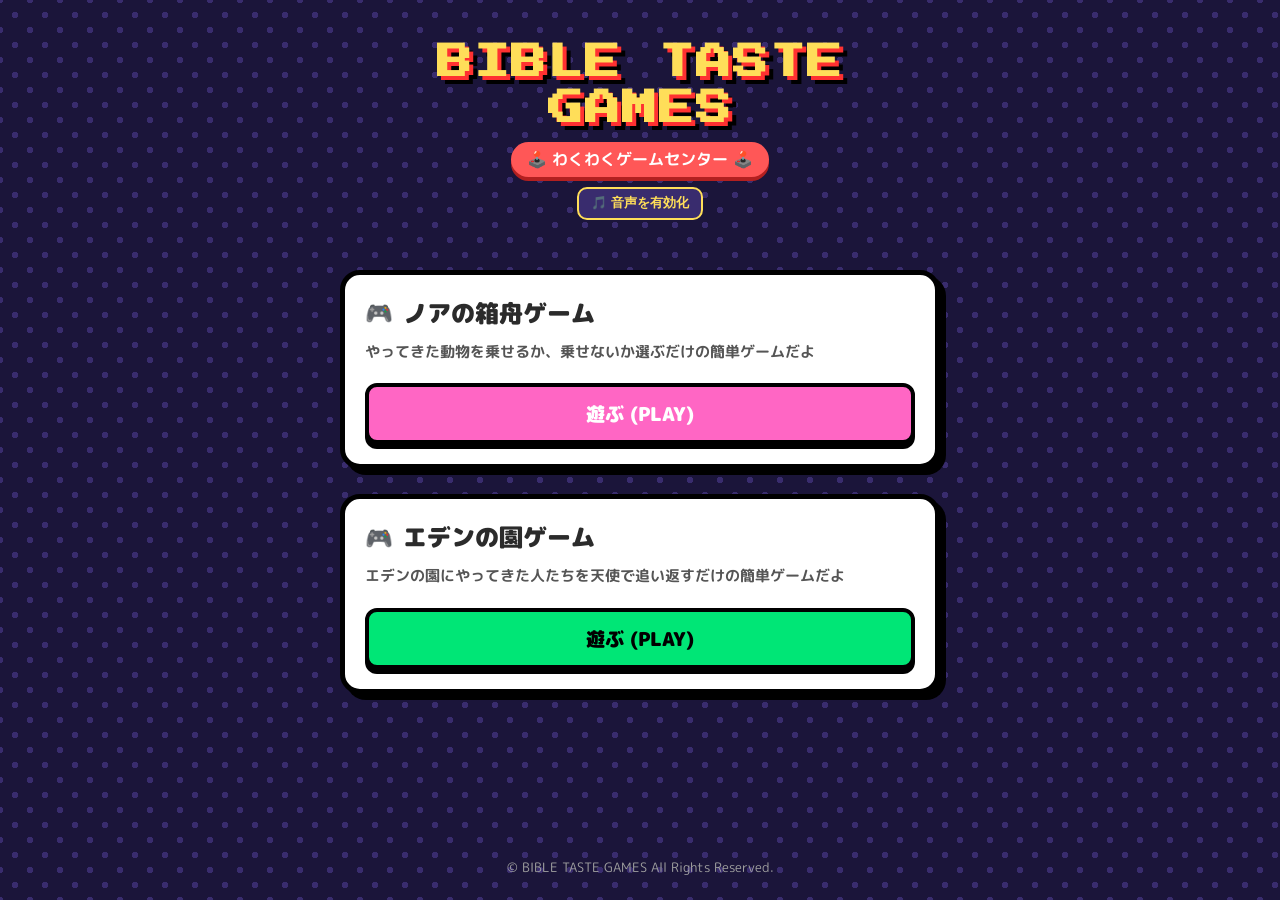
<file: index.html>
<!DOCTYPE html>
<html lang="ja">
<head>
  <meta charset="UTF-8">
  <meta name="viewport" content="width=device-width, initial-scale=1.0">
  <title>BIBLE TASTE GAMES</title>
  <link rel="preconnect" href="https://fonts.googleapis.com">
  <link rel="preconnect" href="https://fonts.gstatic.com" crossorigin>
  <link href="https://fonts.googleapis.com/css2?family=Press+Start+2P&family=M+PLUS+Rounded+1c:wght@700;900&display=swap" rel="stylesheet">
  <link rel="icon" type="image/svg+xml" href="favicon.svg">
  <link rel="stylesheet" href="css/common.css">
  <link rel="stylesheet" href="css/index.css">
</head>
<body class="page-index">

  <header>
    <h1 class="retro-title">BIBLE TASTE<br>GAMES</h1>
    <div class="subtitle">🕹️ わくわくゲームセンター 🕹️</div>
    <div><button type="button" id="soundBtn" class="sound-toggle">🎵 音声を有効化</button></div>
  </header>

  <main class="game-list">

    <!-- ゲームを追加するときは、この article をコピーして theme クラスと href を変更 -->
    <article class="card game-card game-card--ark">
      <h2 class="game-title">ノアの箱舟ゲーム</h2>
      <p class="game-description">
        やってきた動物を乗せるか、乗せないか選ぶだけの簡単ゲームだよ
      </p>
      <a href="ark_game.html" class="btn btn--block btn--pink play-btn">遊ぶ (PLAY)</a>
    </article>

    <article class="card game-card game-card--eden">
      <h2 class="game-title">エデンの園ゲーム</h2>
      <p class="game-description">
        エデンの園にやってきた人たちを天使で追い返すだけの簡単ゲームだよ
      </p>
      <a href="eden_game.html" class="btn btn--block btn--green play-btn">遊ぶ (PLAY)</a>
    </article>

  </main>

  <footer class="site-footer">
    <p>&copy; BIBLE TASTE GAMES All Rights Reserved.</p>
  </footer>

  <script src="js/audio.js"></script>
  <script src="js/index.js"></script>
</body>
</html>
</file>
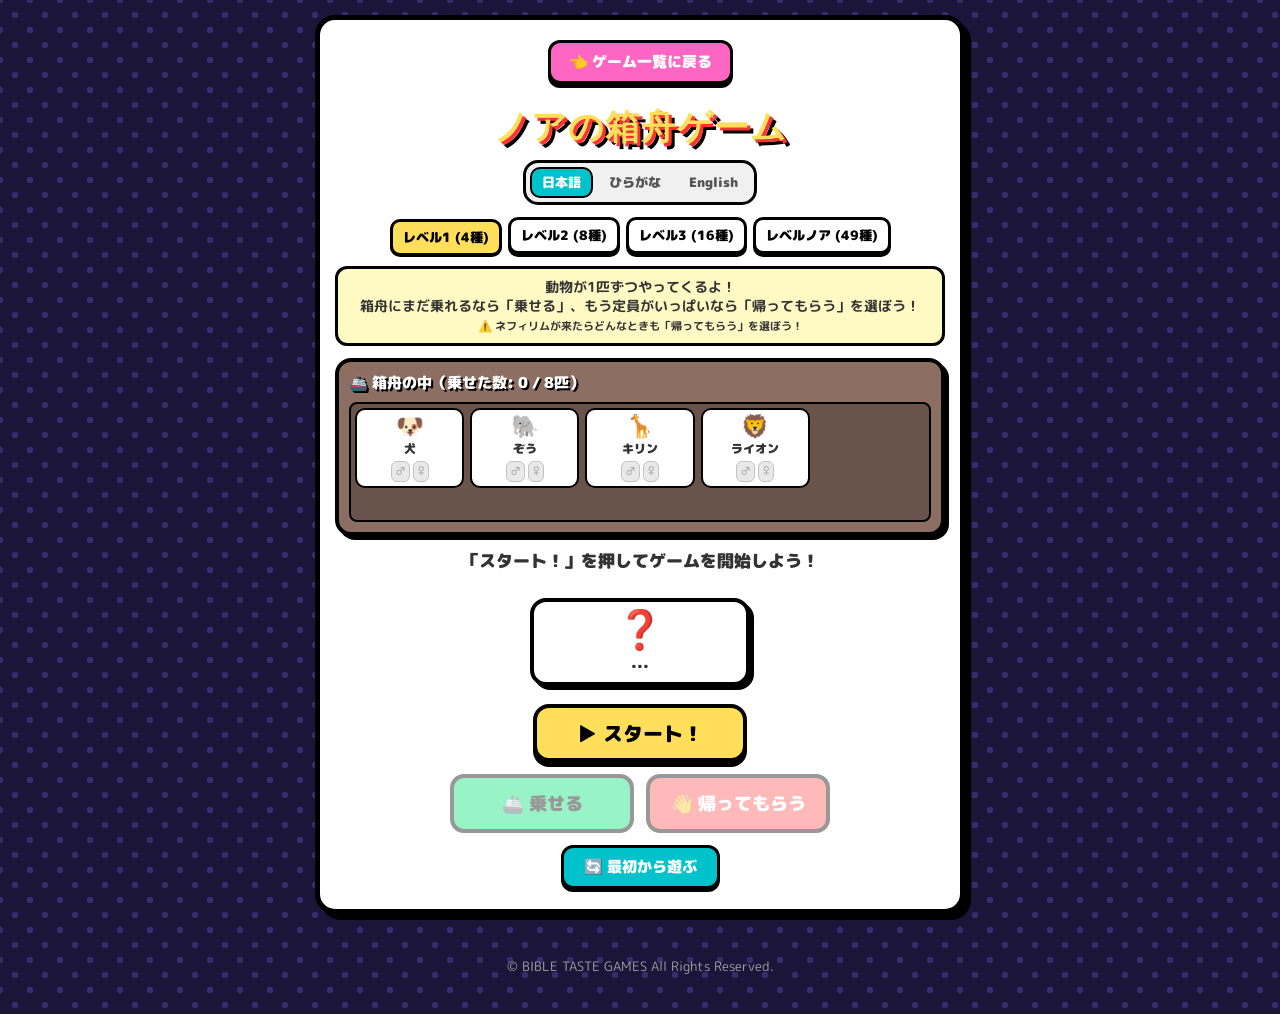
<file: ark_game.html>
<!DOCTYPE html>
<html lang="ja">
<head>
  <meta charset="UTF-8">
  <meta name="viewport" content="width=device-width, initial-scale=1.0, maximum-scale=1.0, user-scalable=no">
  <title>ARK GAME - BIBLE TASTE GAMES</title>
  <link rel="preconnect" href="https://fonts.googleapis.com">
  <link rel="preconnect" href="https://fonts.gstatic.com" crossorigin>
  <link href="https://fonts.googleapis.com/css2?family=Press+Start+2P&family=M+PLUS+Rounded+1c:wght@700;900&display=swap" rel="stylesheet">
  <link rel="icon" type="image/svg+xml" href="favicon.svg">
  <link rel="stylesheet" href="css/common.css">
  <link rel="stylesheet" href="css/ark_game.css">
</head>
<body class="page-ark">

  <div class="rainbow" id="rainbow"></div>

  <main class="card main-card">

    <a href="index.html" class="btn btn--pink back-btn">👈 ゲーム一覧に戻る</a>

    <h1 class="retro-title" data-i18n="title">ARK GAME</h1>

    <!-- 言語切替（js/i18n.js が生成） -->
    <div id="lang-switch" class="lang-switch-wrap"></div>

    <!-- レベル選択 -->
    <div class="level-container" id="level-container">
      <button type="button" class="level-btn active" data-level="1" data-i18n="lvl1"></button>
      <button type="button" class="level-btn" data-level="2" data-i18n="lvl2"></button>
      <button type="button" class="level-btn" data-level="3" data-i18n="lvl3"></button>
      <button type="button" class="level-btn" data-level="4" data-i18n="lvl4"></button>
    </div>

    <p class="instructions" data-i18n-html="instructions"></p>

    <!-- 箱舟 -->
    <div class="ark-container" id="ark-container">
      <div class="ark-title" id="ark-title"></div>
      <div class="ark-grid-scroll">
        <div class="ark-grid" id="ark-grid"></div>
      </div>
    </div>

    <div class="message" id="message"></div>
    <div id="clear-time-display"></div>

    <!-- 訪問中の動物 -->
    <div class="stage">
      <div class="visitor-card" id="v-card">
        <div class="visitor-emoji" id="v-emoji">❓</div>
        <div class="visitor-name" id="v-name">...</div>
      </div>
    </div>

    <button type="button" class="btn btn--yellow btn-start" id="btn-start" data-i18n="start"></button>

    <div class="action-btns">
      <button type="button" class="btn btn--green" id="btn-board" data-i18n="board"></button>
      <button type="button" class="btn btn--red" id="btn-reject" data-i18n="reject"></button>
    </div>

    <button type="button" class="btn btn--cyan btn-reset" id="btn-reset" data-i18n="reset"></button>

  </main>

  <footer class="site-footer">
    <p>&copy; BIBLE TASTE GAMES All Rights Reserved.</p>
  </footer>

  <script src="js/audio.js"></script>
  <script src="js/i18n.js"></script>
  <script src="js/ark_game.js"></script>
</body>
</html>
</file>
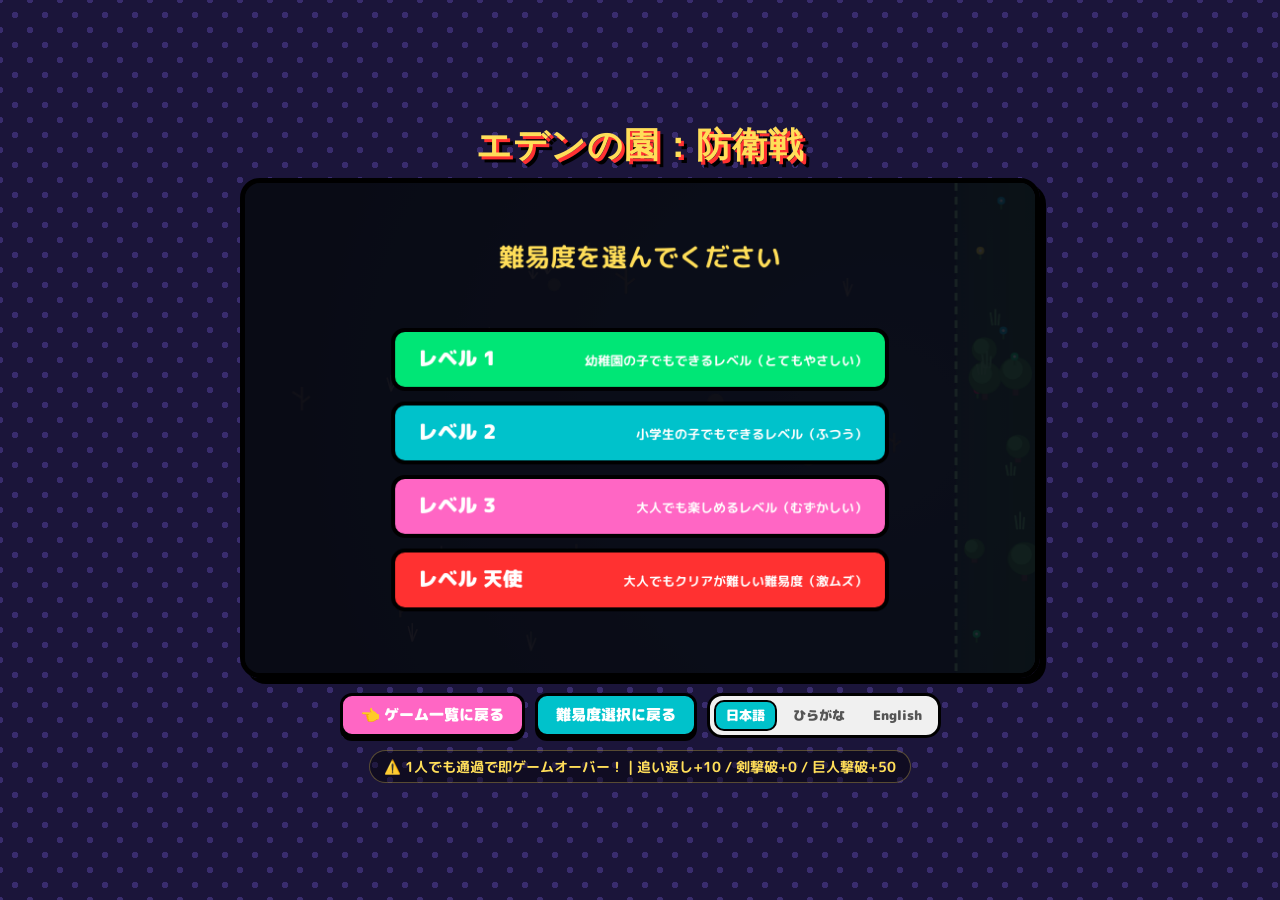
<file: eden_game.html>
<!DOCTYPE html>
<html lang="ja">
<head>
  <meta charset="UTF-8">
  <meta name="viewport" content="width=device-width, initial-scale=1.0, maximum-scale=1.0, user-scalable=no">
  <title>エデンの園：防衛戦 - BIBLE TASTE GAMES</title>
  <link rel="preconnect" href="https://fonts.googleapis.com">
  <link rel="preconnect" href="https://fonts.gstatic.com" crossorigin>
  <link href="https://fonts.googleapis.com/css2?family=Press+Start+2P&family=M+PLUS+Rounded+1c:wght@700;900&display=swap" rel="stylesheet">
  <link rel="icon" type="image/svg+xml" href="favicon.svg">
  <link rel="stylesheet" href="css/common.css">
  <link rel="stylesheet" href="css/eden_game.css">
</head>
<body class="page-eden">

  <h1 class="retro-title" data-i18n="title">エデンの園：防衛戦</h1>

  <div class="game-container">
    <canvas id="gameCanvas" width="800" height="500"></canvas>
  </div>

  <div class="controls-panel">
    <div class="button-group">
      <a href="index.html" class="btn btn--pink">👈 ゲーム一覧に戻る</a>
      <button type="button" class="btn btn--cyan" id="btn-restart" data-i18n="restartBtn"></button>
      <div id="lang-switch"></div>
    </div>
    <div class="info" data-i18n="infoText"></div>
  </div>

  <script src="js/audio.js"></script>
  <script src="js/i18n.js"></script>
  <script src="js/eden_game.js"></script>
</body>
</html>
</file>
<file: css/common.css>
/* =========================================================
   BIBLE TASTE GAMES - 共通スタイル
   index / ark_game / eden_game で共有するデザイントークンと部品
   ========================================================= */

:root {
  /* カラー */
  --c-bg: #1b153a;
  --c-dot: #392c6e;
  --c-yellow: #ffde59;
  --c-red: #ff3131;
  --c-pink: #ff66c4;
  --c-cyan: #00c2cb;
  --c-green: #00e676;
  --c-ink: #000000;
  --c-card: #ffffff;
  --c-text: #333333;

  /* フォント */
  --font-body: 'M PLUS Rounded 1c', sans-serif;
  --font-retro: 'Press Start 2P', cursive, sans-serif;
}

* { box-sizing: border-box; }

/* ---------- ベース ---------- */
body {
  margin: 0;
  min-height: 100vh;
  display: flex;
  flex-direction: column;
  align-items: center;
  background-color: var(--c-bg);
  color: #ffffff;
  font-family: var(--font-body);
  background-image:
    radial-gradient(var(--c-dot) 15%, transparent 16%),
    radial-gradient(var(--c-dot) 15%, transparent 16%);
  background-size: 30px 30px;
  background-position: 0 0, 15px 15px;
}

/* ---------- レトロタイトル ---------- */
.retro-title {
  --shadow-step: 3px;
  margin: 0 0 15px;
  font-family: var(--font-retro);
  font-size: 1.8rem;
  line-height: 1.3;
  letter-spacing: 1px;
  text-align: center;
  color: var(--c-yellow);
  text-shadow:
    var(--shadow-step) var(--shadow-step) 0 var(--c-red),
    calc(var(--shadow-step) * 2) calc(var(--shadow-step) * 2) 0 var(--c-ink);
}

@media (min-width: 600px) {
  .retro-title { font-size: 2.2rem; }
}

/* ---------- 白カード ---------- */
.card {
  background: var(--c-card);
  color: var(--c-text);
  border: 5px solid var(--c-ink);
  border-radius: 20px;
  padding: 20px;
  box-shadow: 6px 6px 0 var(--c-ink);
}

/* ---------- 立体ボタン ---------- */
.btn {
  display: inline-block;
  padding: 8px 18px;
  font-family: var(--font-body);
  font-size: 0.95rem;
  font-weight: 900;
  text-align: center;
  text-decoration: none;
  color: #ffffff;
  background-color: var(--c-cyan);
  border: 3.5px solid var(--c-ink);
  border-radius: 12px;
  box-shadow: 0 4px 0 var(--c-ink);
  cursor: pointer;
  transition: transform 0.1s, box-shadow 0.1s;
}

.btn:active:not(:disabled) {
  transform: translateY(3px);
  box-shadow: 0 1px 0 var(--c-ink);
}

.btn:disabled {
  opacity: 0.4;
  cursor: not-allowed;
  box-shadow: none;
}

.btn--pink   { background-color: var(--c-pink); }
.btn--cyan   { background-color: var(--c-cyan); }
.btn--green  { background-color: var(--c-green); color: #000; }
.btn--yellow { background-color: var(--c-yellow); color: #000; }
.btn--red    { background-color: #ff5252; }
.btn--block  { display: block; width: 100%; }

/* ---------- 言語切替（JS: I18n.mountSwitch が生成） ---------- */
.lang-switch {
  display: flex;
  gap: 4px;
  padding: 4px;
  background: #f0f0f0;
  border: 3px solid var(--c-ink);
  border-radius: 15px;
}

.lang-btn {
  padding: 4px 10px;
  font-family: var(--font-body);
  font-size: 0.8rem;
  font-weight: 900;
  color: #555;
  background: none;
  border: 2px solid transparent;
  border-radius: 10px;
  cursor: pointer;
}

.lang-btn.active {
  color: #ffffff;
  background-color: var(--c-cyan);
  border-color: var(--c-ink);
}

/* ---------- フッター ---------- */
.site-footer {
  margin-top: auto;
  padding: 10px;
  font-size: 0.8rem;
  color: #a0a0a0;
  text-align: center;
}
</file>
<file: css/index.css>
/* index.html 専用スタイル（共通部品は common.css） */

header {
  margin: 40px 0 20px;
  text-align: center;
}

.page-index .retro-title {
  --shadow-step: 4px;
  font-size: 2.2rem;
  margin-bottom: 10px;
  letter-spacing: 2px;
}

.subtitle {
  display: inline-block;
  padding: 6px 16px;
  font-size: 1rem;
  font-weight: bold;
  color: #ffffff;
  background-color: #ff5757;
  border-radius: 20px;
  box-shadow: 0 4px 0 #b32020;
}

.sound-toggle {
  margin-top: 10px;
  padding: 6px 12px;
  font-size: 0.8rem;
  font-weight: bold;
  color: var(--c-yellow);
  background: var(--c-dot);
  border: 2px solid var(--c-yellow);
  border-radius: 10px;
  cursor: pointer;
}

/* ゲームリスト */
.game-list {
  width: 90%;
  max-width: 600px;
  margin: 30px 0;
  display: flex;
  flex-direction: column;
  gap: 25px;
}

.game-card {
  position: relative;
  overflow: hidden;
  transition: transform 0.1s, box-shadow 0.1s;
}

.game-card:hover {
  transform: translate(-3px, -3px);
  box-shadow: 9px 9px 0 var(--c-ink);
}

.game-title {
  display: flex;
  align-items: center;
  gap: 10px;
  margin: 0 0 10px;
  font-size: 1.5rem;
  font-weight: 900;
  color: #2b2b2b;
}

.game-title::before {
  content: '🎮';
  font-size: 1.4rem;
}

.game-description {
  margin: 0 0 20px;
  font-size: 0.95rem;
  font-weight: 700;
  line-height: 1.5;
  color: #555555;
}

.play-btn {
  padding: 12px 0;
  font-size: 1.2rem;
  border-width: 4px;
  box-shadow: 0 5px 0 var(--c-ink);
}
</file>
<file: css/ark_game.css>
/* ark_game.html 専用スタイル（共通部品は common.css） */

body.page-ark {
  padding: 15px 10px;
  overflow-x: hidden;
  transition: background-color 0.5s ease;
}
body.success-bg { background-color: #0d47a1; }
body.error-bg   { background-color: #212121; }

.main-card {
  width: 100%;
  max-width: 650px;
  margin-bottom: 20px;
  padding: 20px 15px;
  display: flex;
  flex-direction: column;
  align-items: center;
}

.back-btn { margin-bottom: 15px; }
.page-ark .retro-title { margin-bottom: 15px; }
.lang-switch-wrap { margin-bottom: 12px; }

/* 説明テキスト */
.instructions {
  width: 100%;
  margin: 0 0 12px;
  padding: 8px 12px;
  font-size: 0.85rem;
  font-weight: 700;
  line-height: 1.4;
  text-align: center;
  color: var(--c-text);
  background-color: #fff9c4;
  border: 3px solid var(--c-ink);
  border-radius: 12px;
}
body.error-bg .instructions {
  color: #ffffff;
  background-color: #424242;
}

/* レベル選択 */
.level-container {
  margin-bottom: 12px;
  display: flex;
  flex-wrap: wrap;
  justify-content: center;
  gap: 6px;
}

.level-btn {
  padding: 6px 10px;
  font-family: var(--font-body);
  font-size: 0.8rem;
  font-weight: 900;
  color: var(--c-ink);
  background-color: #ffffff;
  border: 3px solid var(--c-ink);
  border-radius: 10px;
  box-shadow: 0 3px 0 var(--c-ink);
  cursor: pointer;
}
.level-btn.active {
  background-color: var(--c-yellow);
  transform: translateY(2px);
  box-shadow: 0 1px 0 var(--c-ink);
}

/* 箱舟 */
.ark-container {
  width: 100%;
  margin-bottom: 12px;
  padding: 10px;
  background-color: #8d6e63;
  border: 4px solid var(--c-ink);
  border-radius: 16px;
  box-shadow: 4px 4px 0 var(--c-ink);
  transition: transform 2s ease, opacity 2s ease;
}
.ark-container.sinking {
  transform: translateY(150px) rotate(15deg);
  opacity: 0.2;
}

.ark-title {
  margin-bottom: 8px;
  font-size: 0.95rem;
  font-weight: 900;
  color: #fff;
  text-shadow: 2px 2px 0 #000;
}

.ark-grid-scroll {
  min-height: 120px;
  max-height: 28vh;
  padding: 4px;
  overflow-y: auto;
  background-color: rgba(0, 0, 0, 0.25);
  border: 2px solid var(--c-ink);
  border-radius: 8px;
}
.ark-grid-scroll::-webkit-scrollbar { width: 8px; }
.ark-grid-scroll::-webkit-scrollbar-thumb {
  background: var(--c-yellow);
  border: 2px solid var(--c-ink);
  border-radius: 4px;
}

.ark-grid {
  display: grid;
  grid-template-columns: repeat(auto-fill, minmax(85px, 1fr));
  gap: 6px;
}

.ark-card {
  padding: 4px 2px;
  font-size: 0.8rem;
  font-weight: 900;
  text-align: center;
  color: var(--c-text);
  background-color: #ffffff;
  border: 2.5px solid var(--c-ink);
  border-radius: 10px;
}
.ark-card .emoji {
  display: block;
  font-size: 1.4rem;
  line-height: 1.1;
}
.animal-name {
  margin-top: 2px;
  font-size: 0.75rem;
  font-weight: 900;
  white-space: nowrap;
  overflow: hidden;
  text-overflow: ellipsis;
}
.genders {
  margin-top: 3px;
  display: flex;
  justify-content: center;
  gap: 3px;
  font-size: 0.7rem;
  font-weight: 900;
}
.gender-male-on,
.gender-female-on,
.gender-off {
  padding: 1px 4px;
  border-radius: 6px;
}
.gender-male-on   { color: #fff; background-color: #29b6f6; border: 1.5px solid #000; }
.gender-female-on { color: #fff; background-color: #ab47bc; border: 1.5px solid #000; }
.gender-off       { color: #888; background-color: #e0e0e0; border: 1.5px solid #aaa; opacity: 0.7; }
.count-text { font-size: 0.65rem; }

/* メッセージ */
.message {
  min-height: 2em;
  margin-bottom: 8px;
  font-size: 1.05rem;
  font-weight: 900;
  text-align: center;
}
.message.success { color: #2e7d32; }
.message.error   { color: #d32f2f; }

.clear-time {
  display: inline-block;
  margin: 6px auto;
  padding: 6px 16px;
  font-size: 1.2rem;
  font-weight: 900;
  color: #ffffff;
  background-color: var(--c-pink);
  border: 3px solid var(--c-ink);
  border-radius: 12px;
  box-shadow: 3px 3px 0 var(--c-ink);
  animation: popIn 0.3s ease;
}
@keyframes popIn {
  from { transform: scale(0.8); opacity: 0; }
  to   { transform: scale(1);   opacity: 1; }
}

/* ステージ（訪問カード） */
.stage {
  position: relative;
  width: 100%;
  max-width: 320px;
  height: 105px;
  margin: 0 auto 10px;
  display: flex;
  justify-content: center;
  align-items: center;
}

.visitor-card {
  position: absolute;
  width: 190px;
  padding: 8px;
  text-align: center;
  background-color: #ffffff;
  border: 4px solid var(--c-ink);
  border-radius: 16px;
  box-shadow: 4px 4px 0 var(--c-ink);
  transition: all 0.3s ease;
}
.visitor-card.walk-in   { animation: slideIn 0.3s forwards; }
.visitor-card.board-in  { animation: moveToArk 0.4s forwards; }
.visitor-card.walk-out  { animation: slideOut 0.4s forwards; }

@keyframes slideIn {
  from { transform: translateX(200px); opacity: 0; }
  to   { transform: translateX(0);     opacity: 1; }
}
@keyframes moveToArk {
  from { transform: translateY(0) scale(1);        opacity: 1; }
  to   { transform: translateY(-120px) scale(0.2); opacity: 0; }
}
@keyframes slideOut {
  from { transform: translateX(0);      opacity: 1; }
  to   { transform: translateX(-200px); opacity: 0; }
}

.visitor-emoji { font-size: 2.4rem; line-height: 1; }
.visitor-name {
  margin-top: 4px;
  font-size: 0.95rem;
  font-weight: 900;
  color: var(--c-text);
}

/* ボタン */
.action-btns {
  width: 100%;
  max-width: 380px;
  margin-bottom: 12px;
  display: flex;
  justify-content: center;
  gap: 12px;
}
.action-btns .btn {
  flex: 1;
  padding: 12px 10px;
  font-size: 1.1rem;
  border-width: 4px;
  border-radius: 14px;
}

.btn-start {
  margin-bottom: 12px;
  padding: 10px 40px;
  font-size: 1.25rem;
  border-width: 4px;
  border-radius: 16px;
  box-shadow: 0 5px 0 var(--c-ink);
  animation: pulse 1.5s infinite;
}
@keyframes pulse {
  0%, 100% { transform: scale(1); }
  50%      { transform: scale(1.04); }
}

.btn-reset {
  padding: 8px 20px;
  border-width: 3px;
  box-shadow: 0 3px 0 var(--c-ink);
}

/* クリア時の虹 */
.rainbow {
  display: none;
  position: fixed;
  top: 0;
  left: 50%;
  transform: translateX(-50%);
  width: 100%;
  height: 300px;
  border-radius: 0 0 50% 50%;
  pointer-events: none;
  z-index: 10;
  background: radial-gradient(circle, rgba(255, 255, 255, 0) 40%,
    rgba(255, 0, 0, 0.4) 45%,
    rgba(255, 165, 0, 0.4) 50%,
    rgba(255, 255, 0, 0.4) 55%,
    rgba(0, 128, 0, 0.4) 60%,
    rgba(0, 0, 255, 0.4) 65%,
    rgba(238, 130, 238, 0.4) 70%);
}

@media (min-width: 600px) {
  .ark-grid { grid-template-columns: repeat(auto-fill, minmax(100px, 1fr)); }
  .visitor-card { width: 220px; }
}
</file>
<file: css/eden_game.css>
/* eden_game.html 専用スタイル（共通部品は common.css） */

body.page-eden {
  padding: 20px 10px;
  justify-content: center;
  overflow-x: hidden;
  user-select: none;
  -webkit-user-select: none;
}

.game-container {
  width: 100%;
  max-width: 800px;
  display: flex;
  justify-content: center;
}

/* Canvas もカードと同じ黒枠＋シャドウ */
canvas {
  width: 100%;
  max-width: 800px;
  height: auto;
  aspect-ratio: 800 / 500;
  background: radial-gradient(circle at 80% 50%, #1a233a 0%, #090a10 100%);
  border: 5px solid var(--c-ink);
  border-radius: 20px;
  box-shadow: 6px 6px 0 var(--c-ink);
  touch-action: none;
}

.controls-panel {
  width: 100%;
  max-width: 800px;
  margin-top: 15px;
  display: flex;
  flex-direction: column;
  align-items: center;
  gap: 12px;
}

.button-group {
  width: 100%;
  display: flex;
  flex-wrap: wrap;
  justify-content: center;
  align-items: center;
  gap: 10px;
}

.info {
  padding: 6px 14px;
  font-size: 0.85rem;
  font-weight: 700;
  line-height: 1.4;
  text-align: center;
  color: var(--c-yellow);
  background-color: rgba(0, 0, 0, 0.4);
  border: 1px solid rgba(255, 222, 89, 0.3);
  border-radius: 20px;
}
</file>
